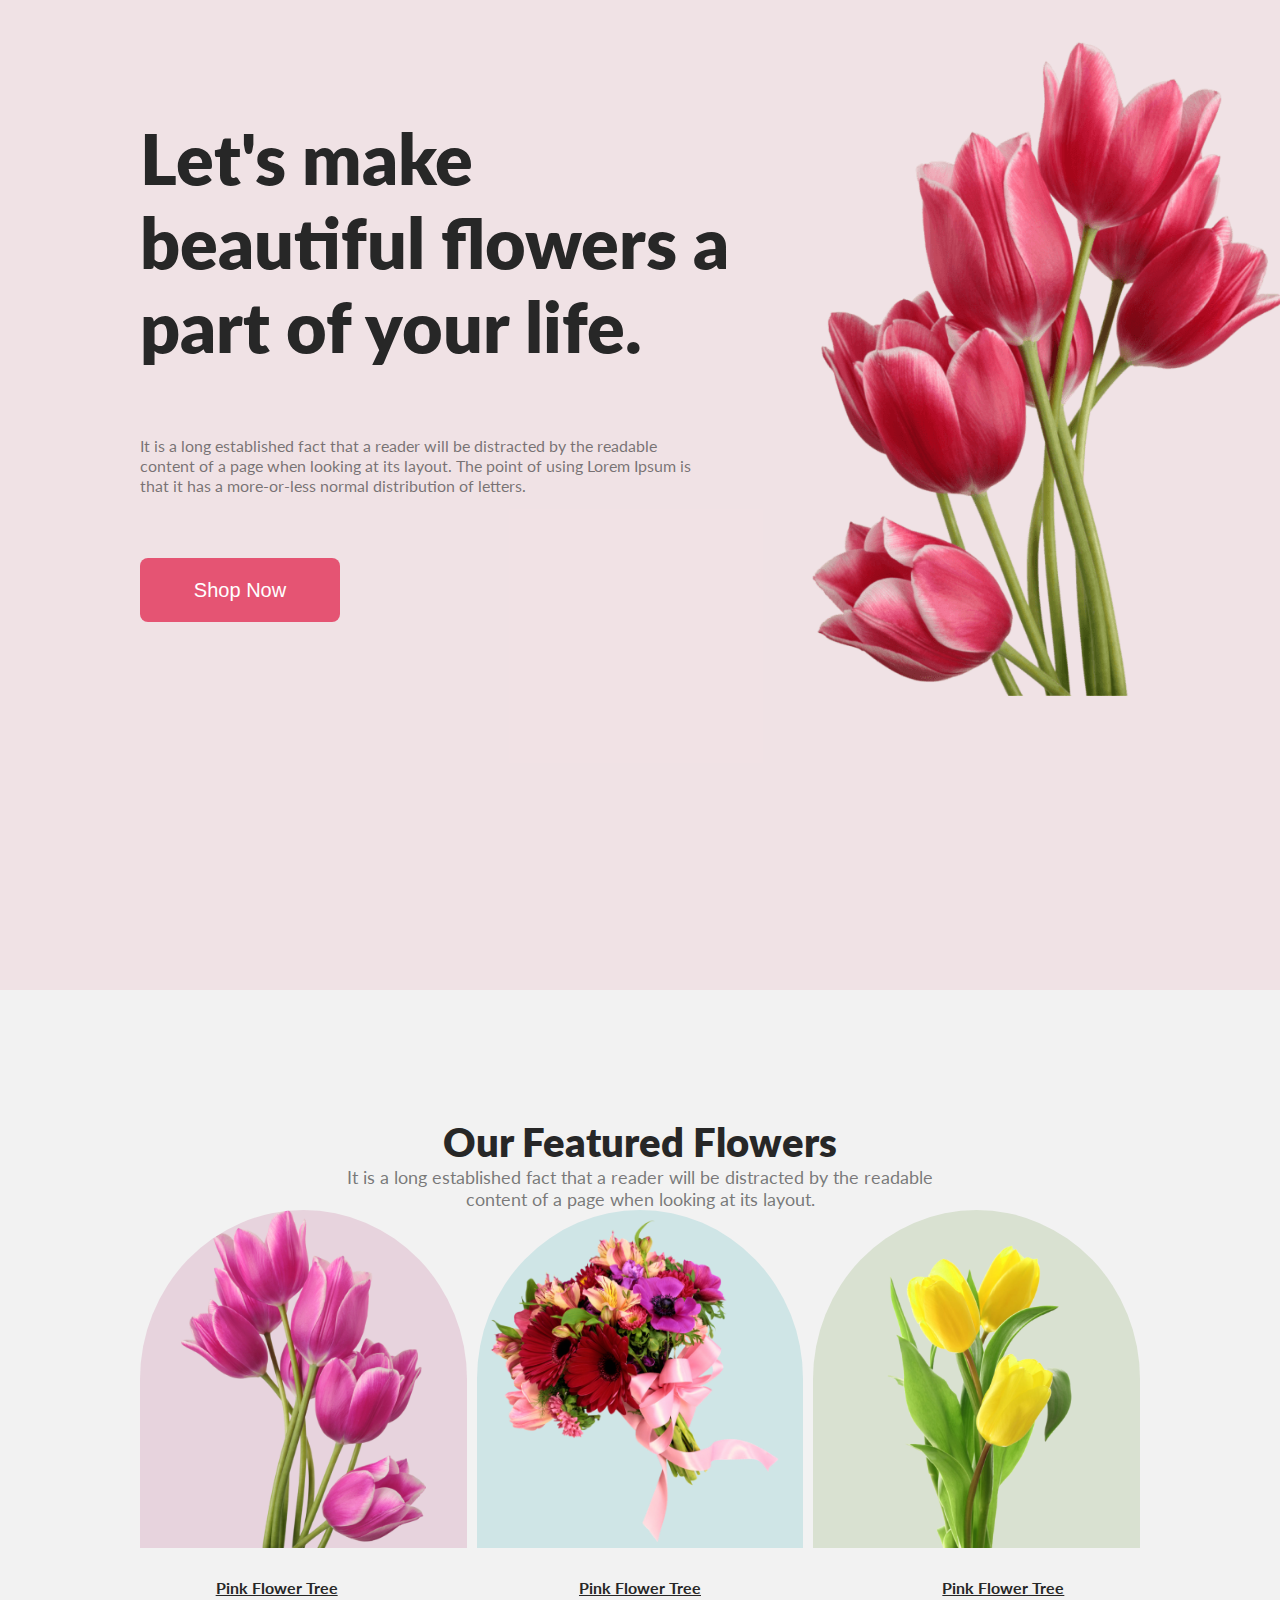
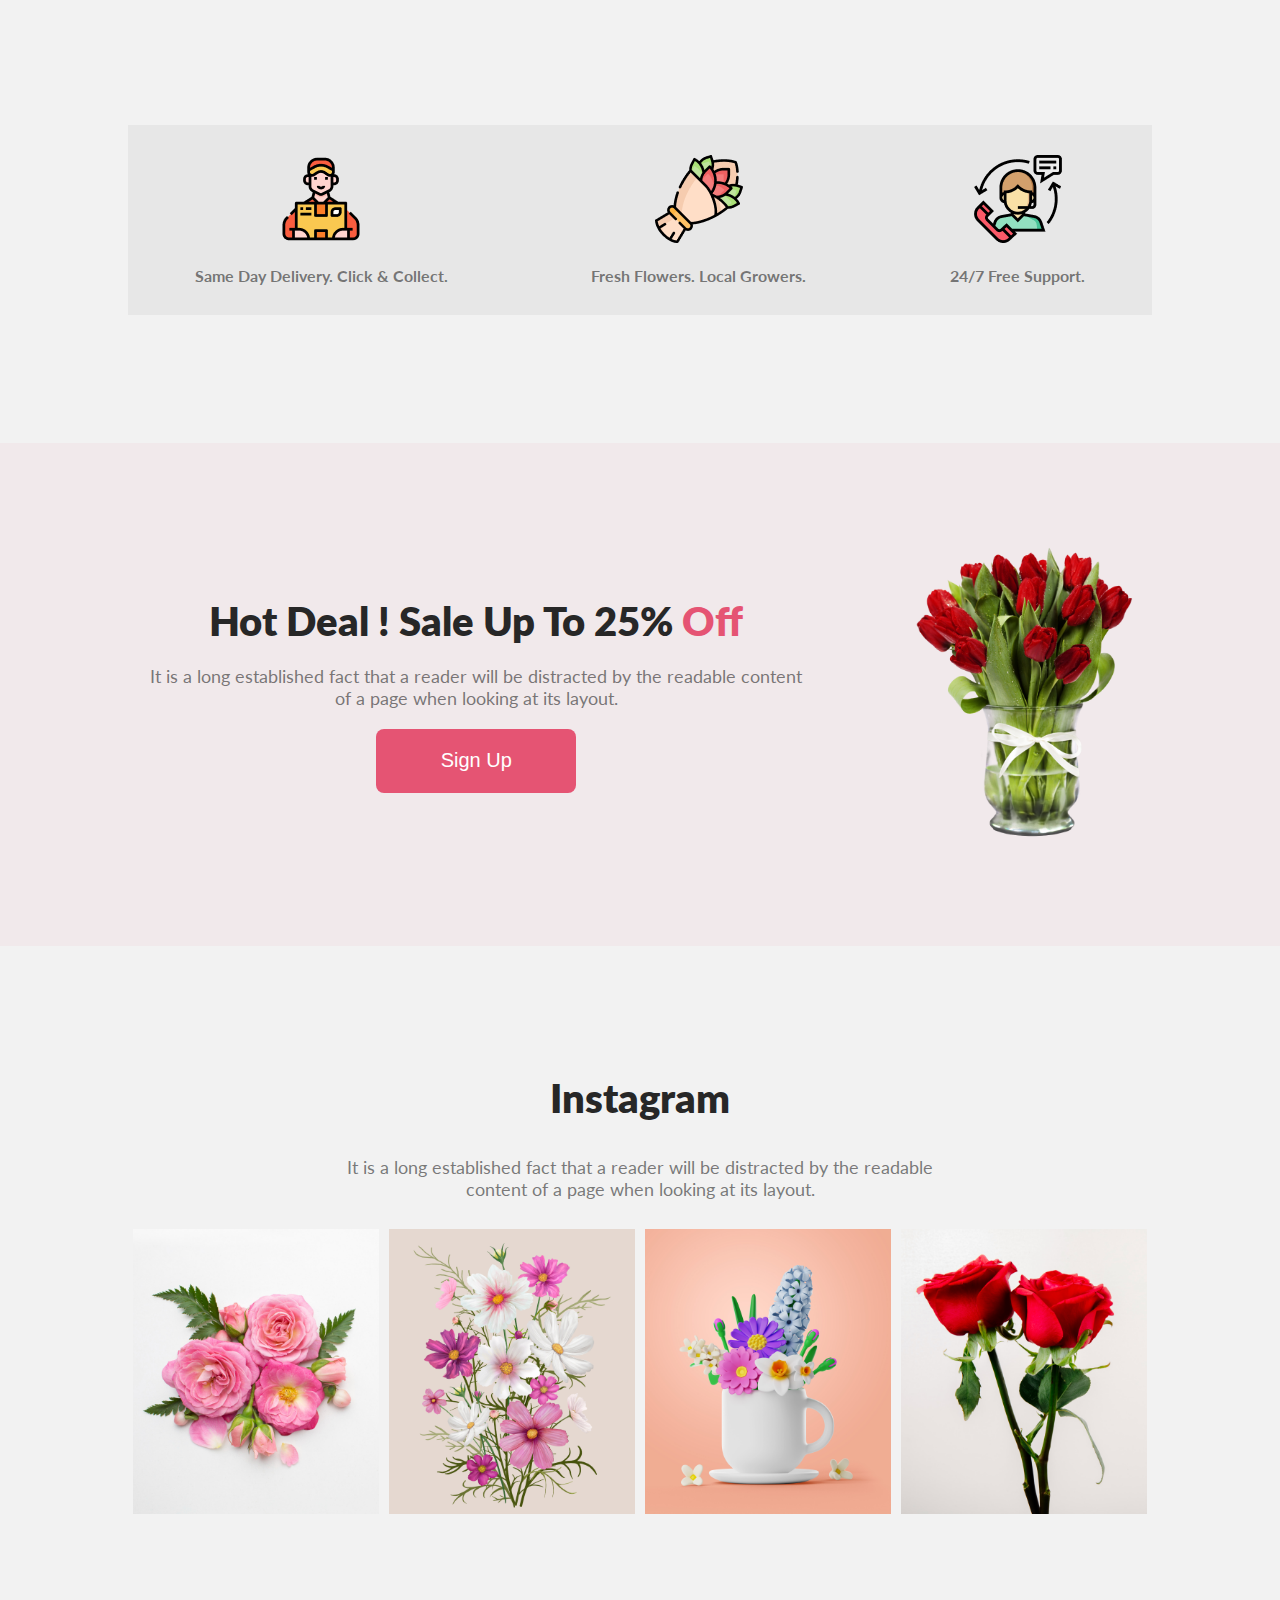
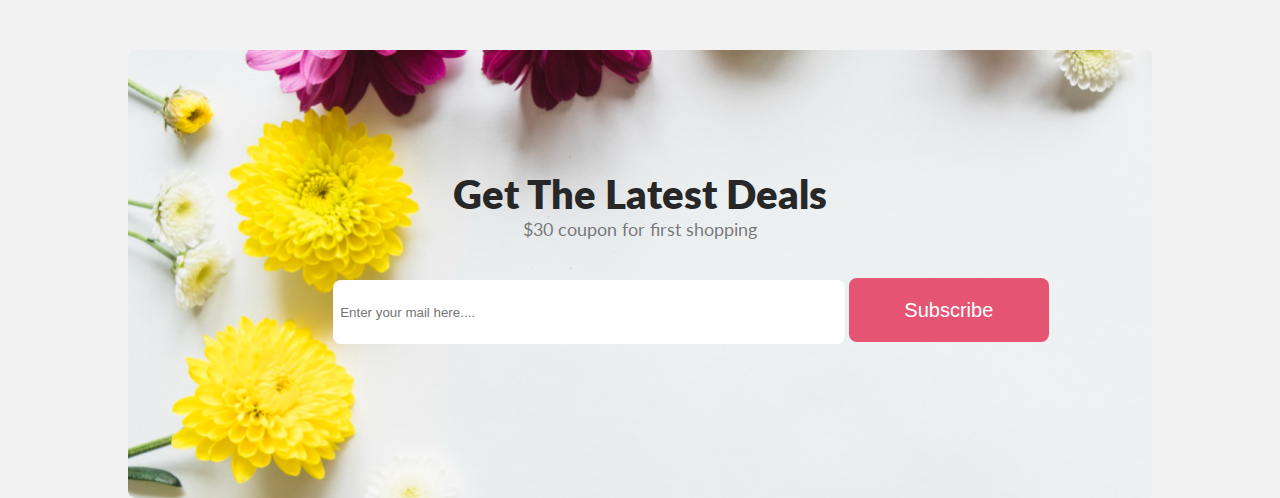
<file: Flower_Shop_5th/index.html>
<!DOCTYPE html>
<html lang="en">
<head>
  <meta charset="UTF-8">
  <meta name="viewport" content="width=device-width, initial-scale=1.0">
  <link rel="stylesheet" href="style.css" />
  <title>Flower shop</title>
</head>

<body>
  <header id="header-container">
    <!-- Hero Section Start -->
    <section id="hero-section" class="margin1">
      <div class="hero-left">
        <h1>
          Let's make beautiful flowers a part of your life.
        </h1>
        <p>
          It is a long established fact that a reader will be distracted by
          the readable <br />
          content of a page when looking at its layout. The point of using
          Lorem Ipsum is <br />
          that it has a more-or-less normal distribution of letters.
        </p>
        <button class="btn">Shop Now</button>
      </div>

      <div class="hero-right">
        <img src="./img/pngwing 10.png" alt="flower" />
      </div>
    </section>
    <!-- Hero Section End -->
  </header>
  <!-- Header Container End -->

  <main id="main-container">
    <!-- Our Featured Flowers Section Start -->
    <section id="off-section" class="margin-1">
      <h2 class="title">Our Featured Flowers</h2>
      <p class="title-p">
        It is a long established fact that a reader will be distracted by the
        readable <br> content of a page when looking at its layout. </br>
      </p>

      <div class="off-cards">
        <div class="off-card bg-1">
        </div>
        <div class="off-card bg-2">
        </div>
        <div class="off-card bg-3">
        </div>
      </div>
      <div class="off-down">
        <h3>Pink Flower Tree</h3>
        <h3>Pink Flower Tree</h3>
        <h3>Pink Flower Tree</h3>
      </div>
    </section>


    <section id="support-section" class="margin-ss support-bg">
      <div class="support-card">
        <img src="./img/Group 57.png" alt="sup1" />
        <h4>Same Day Delivery. Click & Collect.</h4>
      </div>

      <div class="support-card">
        <img src="./img/Group 58.png" alt="sup2" />
        <h4>Fresh Flowers. Local Growers.</h4>
      </div>

      <div class="support-card">
        <img src="./img/Group 59.png" alt="sup3" />
        <h4>24/7 Free Support.</h4>
      </div>
    </section>


    <section id="offer-section">
      <div class="offer-wrapper margin1">
        <div class="offer-left">
          <h1 class="title">Hot Deal ! Sale Up To 25% <span>Off</span></h1>
          <p class="title-p">
            It is a long established fact that a reader will be distracted by
            the readable content of a page when looking at its layout.
          </p>
          <button class="btn">Sign Up</button>
        </div>
        <div class="offer-right">
          <img src="./img/pngwing 8.png" alt="img8" />
        </div>
      </div>
    </section>




    <section id="insta" class="margin-1">
      <h2 class="title">Instagram</h2>
      <p class="title-p">
        It is a long established fact that a reader will be distracted by the
        readable <br> content of a page when looking at its layout. </br>
      </p>

      <div class="row">
        <div class="column">
          <img src="./img/Flower 01.png" alt="flower1" style="width:100%">
        </div>
        <div class="column">
          <img src="./img/Rectangle 4.png" alt="Flower2" style="width:100%">
        </div>
        <div class="column">
          <img src="./img/Rectangle 5.png" alt="Flower3" style="width:100%">
        </div>
        <div class="column">
          <img src="./img/Rectangle 6.png" alt="Flower4" style="width:100%">
        </div>


      </div>

      </div>
    </section>

    <div id="news" class="margin-1">
      <h1 class="title">Get The Latest Deals</h1>
        <p class="title-p">$30 coupon for first shopping</p>
        <form action="">
          <input
            type="email"id="email"
            placeholder="  Enter your mail here...."
          />
          <button class="btn">Subscribe</button>
        </form>
    </div>



    </section>

</body>

</html>
</file>
<file: Flower_Shop_5th/style.css>
@import url("https://fonts.googleapis.com/css2?family=Lato&display=swap");

* {
  margin: 0;
  padding: 0;
}

:root {
  --primary-color: #e55473;
  --bg-color: #e554731a;
  --footer-bg: #111010;
  --text-color: #272727;
  --p-color: #27272799;
}

body {
  font-family: "Lato", sans-serif;
  background-color: #f2f2f2;
}

/* Reusable Classes */
.margin1 {
  margin: 0px 140px;
}

.btn {
  width: 200px;
  background-color: var(--primary-color);
  color: #fff;
  border: none;
  padding: 20px 43px;
  border-radius: 8px;
  font-size: 20px;
  font-weight: 500;
  height: 64px;
  cursor: pointer;
  transition: box-shadow 0.15s;
}

.btn:hover {
  box-shadow: 5px 5px 5px rgb(0, 11, 32);
}

.title {
  font-size: 2.5rem;
  font-weight: 800;
  color: var(--text-color);
  text-align: center;
}

.title-p {
  font-size: 1.125rem;
  color: var(--p-color);
  text-align: center;
}

span {
  color: var(--primary-color);
}

@media (min-width: 1000px) {
  #header-container {
    background-color: var(--bg-color);
    height: 110vh;
  }

  #hero-section {
    padding-top: 40px;
    display: flex;
    gap: 40px;
    align-items: center;
  }

  .hero-left h1 {
    width: 608px;
    height: 288px;
    font-weight: 800;
    color: #272727;
    font-size: 70px;
    line-height: normal;
  }

  .hero-left p {
    margin-bottom: 30px;
    line-height: 20px;
    font-size: 1rem;
    color: var(--p-color);
  }

  .hero-left {
    display: flex;
    flex-direction: column;
    gap: 32px;
  }

  .hero-right img {
    width: 520.5px;
  }
}

#main-container {
  margin-top: 128px;
}

/* Our Featured Flowers Section Start */
.off-cards {
  display: grid;
  grid-template-columns: repeat(3, 1fr);
  gap: 10px;
  margin-left: 140px;
  margin-right: 140px;
}

.off-card {
  display: flex;
  justify-content: center;
  align-items: center;
  height: 338px;
}

.bg-1 {
  background: #a7216226;
  background-image: url(./img/pngwing\ 6.png);
  background-size: contain;
  background-repeat: no-repeat;
  background-position: center bottom;
  border-top-left-radius: 100%;
  border-top-right-radius: 100%;
}

.bg-2 {
  background: #0597a026;
  background-image: url(./img/pngwing\ 5.png);
  background-size: contain;
  background-position: center center;
  background-repeat: no-repeat;
  border-top-left-radius: 100%;
  border-top-right-radius: 100%;
}

.bg-3 {
  background: #477d1126;
  background-image: url(./img/pngwing\ 7.png);
  background-size: contain;
  background-position: center bottom;
  background-repeat: no-repeat;
  border-top-left-radius: 100%;
  border-top-right-radius: 100%;
}

.off-down {
  display: grid;
  grid-template-columns: auto auto auto;
  gap: 10px;
  place-items: center;
  margin-top: 30px;
  margin-left: 100px;
  margin-right: 100px;
}

.off-down h3:hover {
  cursor: pointer;
  color: var(--primary-color);
}

.off-down h3 {
  font-size: 16px;
  text-decoration: underline;
  color: var(--text-color);
}

/* Our Featured Flowers Section End */
#support-section {
  margin: 128px;
}

.support-bg {
  background-color: #2727270d;
  display: flex;
  flex-direction: row;
  gap: 10px;
  padding: 30px 0px;
  text-align: center;
  justify-content: space-between;
}

.support-card {
  margin-left: auto;
  margin-right: auto;
}

.support-card h4 {
  padding-top: 20px;
  color: var(--p-color);
}

#offer-section {
  background-color: #e554730d;
  padding: 100px 0px;
}

.offer-wrapper {
  display: flex;
  flex-direction: row;
  gap: 100px;
  align-items: center;
}

.offer-left {
  text-align: center;
}

.offer-left p {
  margin-top: 20px;
  margin-bottom: 20px;
}

.offer-right img {
  width: 100%;
}

#insta {
  padding-top: 128px;
}

#insta p {
  margin: 24px 0px;
  padding-top: 10px;
}

.row {
  display: flex;
  margin-left: 128px;
  margin-right: 128px;
}

.column {
  flex: 25%;
  padding: 5px;
}

#news {
  margin-top: 128px;
  margin-left: 128px;
  margin-right: 128px;
  padding-top: 120px;
  height: 328px;
  background: url(./img/Rectangle\ 9.png);
  background-position: contain;
  background-repeat: no-repeat;
  background-size: cover;
  border-radius: 5px;
}

#email {
  margin-top: 40px;
  margin-left: 20%;
  width: 50%;
  height: 64px;
  border: none;
  border-radius: 8px;
}
</file>
